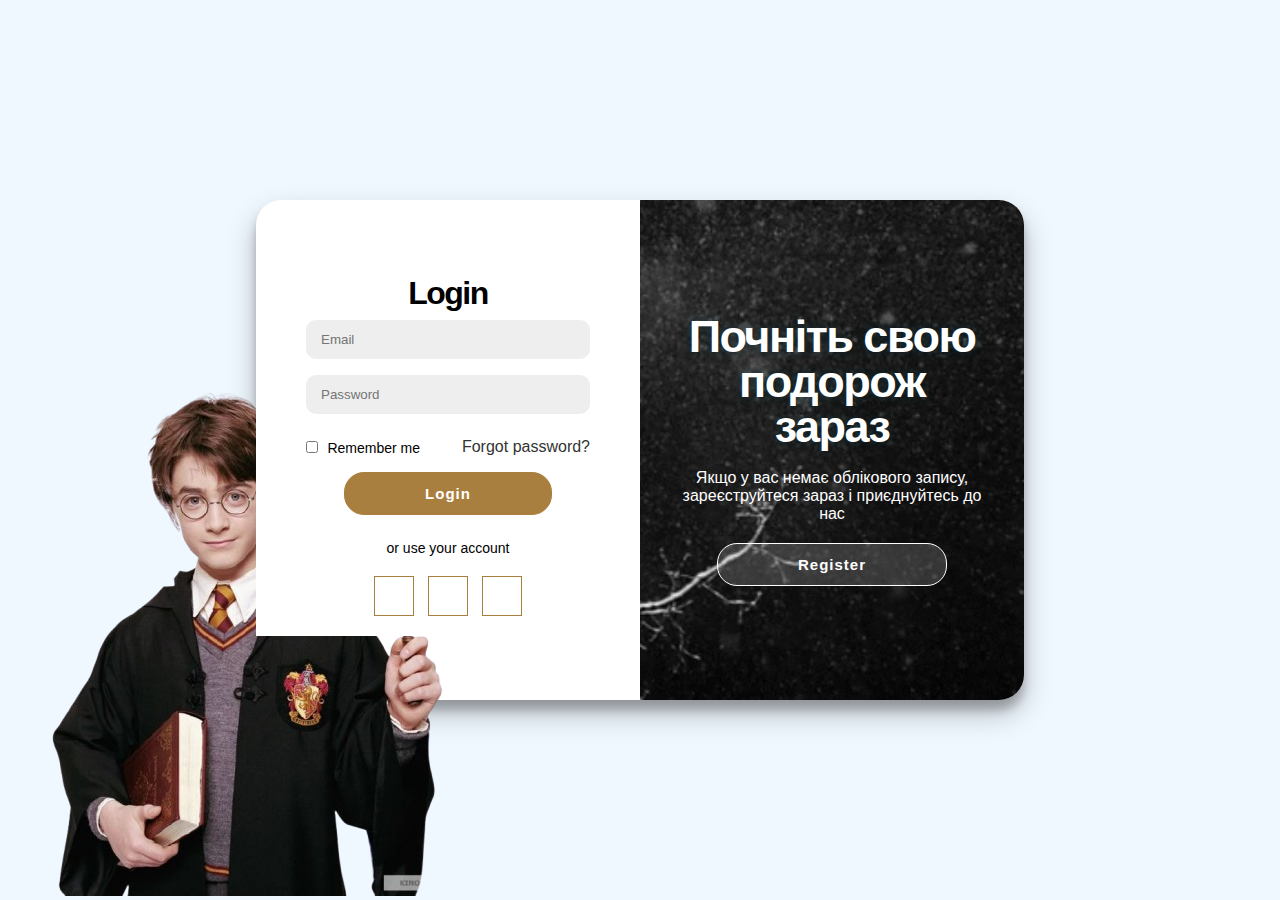
<file: register.html>
<!DOCTYPE html>
<html lang="en">
<head>
    <meta charset="UTF-8" />
    <meta name="viewport" content="width=device-width, initial-scale=1.0" />
    <title>WizardWeb | Sing Up</title>
    <link rel="stylesheet" href="css/register.css">
    <link rel="icon" href="img/logo.png">
    <link href="https://cdn.lineicons.com/4.0/lineicons.css" rel="stylesheet" />
</head>
  <body>
    <div class="container" id="container">
      <div class="form-container register-container">
        <form action="#">
          <h1>Register</h1>
          <input type="text" placeholder="Name" required>
          <input type="email" placeholder="Email" required>
          <input type="password" placeholder="Password" required>
          <button type="button" onclick="window.location.href='index.html'">Register</button>
          <span>or use your account</span>
          <div class="social-container">
            <a href="#" class="social"><i class="lni lni-facebook-fill"></i></a>
            <a href="#" class="social"><i class="lni lni-google"></i></a>
            <a href="#" class="social"><i class="lni lni-linkedin-original"></i></a>
          </div>
        </form>
      </div>

      <div class="form-container login-container">
        <form action="#">
          <h1>Login</h1>
          <input type="email" placeholder="Email" required>
          <input type="password" placeholder="Password" required>
          <div class="content">
            <div class="checkbox">
              <input type="checkbox" id="checkbox">
              <label>Remember me</label>
            </div>
            <div class="pass-link">
              <a href="#">Forgot password?</a>
            </div>
          </div>
          <button type="button" onclick="window.location.href='index.html'">Login</button>
          <span>or use your account</span>
          <div class="social-container">
            <a href="#" class="social"><i class="lni lni-facebook-fill"></i></a>
            <a href="#" class="social"><i class="lni lni-google"></i></a>
            <a href="#" class="social"><i class="lni lni-linkedin-original"></i></a>
          </div>
        </form>
      </div>

      <div class="overlay-container">
        <div class="overlay">
          <div class="overlay-panel overlay-left">
            <h1 class="title">Привіт<br>Друзі</h1>
            <p>Якщо у вас є обліковий запис, увійдіть тут і отримуйте задоволення</p>
            <button class="ghost" id="login">Login <i class="lni lni-arrow-left"></i></button>
          </div>
          <div class="overlay-panel overlay-right">
            <h1 class="title">Почніть свою<br>подорож зараз</h1>
            <p>Якщо у вас немає облікового запису, зареєструйтеся зараз і приєднуйтесь до нас</p>
            <button class="ghost" id="register">Register <i class="lni lni-arrow-right"></i></button>
          </div>
        </div>
      </div>
    </div>
    <div class="img-HarryPoter">
      <img src="img/Harry Potter.png" alt="">
      <div class="comment" id="harry-comment">
        <p>Ласкаво просимо до Гоґвортсу!</p>
      </div>
    </div>

    <audio id="bg-music" autoplay loop>
      <source src="music/bg.mp3" type="audio/mpeg">
    </audio>

    <script src="js/register.js"></script>
  </body>
</html>
</file>
<file: css/register.css>
/* Додав адаптацію */

*{
    box-sizing: border-box;
    margin: 0;
    padding: 0;
}

body {
    display: flex;
    justify-content: center;
    align-items: center;
    flex-direction: column;
    background-color: aliceblue;
    overflow: hidden;
    height: 100vh;
    font-family: Arial, sans-serif;
}

h1 {
    font-weight: 700;
    letter-spacing: -1.5px;
    margin-bottom: 15px;
    margin:0;
}

h1.title {
    font-size: 45px;
    margin:0;
    line-height: 45px;
    text-shadow: 0 0 10px rgba(16, 64, 74, 0.5);
}

span{
    font-size: 14px;
    margin-top:25px ;
}

a {
    color: #333;
    text-decoration: none;
    margin: 15px 0;
    transition: 0.3s ease-in-out;
}


.comment{
    position: absolute;
    bottom: 480px;
    left: 330px;
    color: #000;
    background-color: rgba(255, 255, 255, 0.7);
    padding: 15px 10px;
    border-radius: 8px;
    font-size: 18px;
    white-space: nowrap;
    display: none;
}


.img-HarryPoter{
    position: absolute;
    left: 0;
    bottom: 0;
    animation: flyIn 2s ease-out forwards;
}


@keyframes flyIn {
    from {
        left: -200px;
        bottom: 0;
    }
    to {
        left: 10%;
        bottom: 20%;
        transform: translate(-50%, 50%);
    }
}






a:hover {
    color: #a97f3f;
}

.content {
    display: flex;
    width: 100%;
    height: 50px;
    align-items: center;
    justify-content: space-between;
}

.content-checkbox {
    display: flex;
    align-items: center;
    justify-content: center;
}

.content input {
    accent-color: #333;
    width: 12px;
    height: 12px;
}

.content label {
    font-size: 14px;
    user-select: none;
    padding-left: 5px;
}



button {
    position: relative;
    border-radius: 20px;
    border: 1px solid #a97f3f;
    background-color: #a97f3f;
    color: #fff;
    font-size: 15px;
    font-weight: 700;
    padding: 12px 80px;
    letter-spacing: 1px;
    text-transform: capitalize;
    transition: 0.3s ease-in-out;
    cursor: pointer;
}

button:hover {
    letter-spacing: 3px;
}

button:active {
    transform: scale(0.95);
}

button:focus {
    outline: none;
}

button.ghost {
    background-color: rgba(225, 225, 225, 0.2);
    border: 1px solid #fff;
    color: #fff;
}

button.ghost i {
    position: absolute;
    opacity: 0;
    transition: 0.3s ease-in-out;
}

button.ghost i.register {
    right: 60px;
}

button.ghost i.login {
    left: 60px;
}

button.ghost:hover i.register {
    right: 40px;
    opacity: 1;
}

button.ghost:hover i.login {
    left: 40px;
    opacity: 1;
}

form {
    background-color: #fff;
    display: flex;
    align-items: center;
    justify-content: center;
    flex-direction: column;
    padding: 0 50px;
    text-align: center;
    height: 100%;
}

input {
    background-color: #eee;
    border-radius: 10px;
    border: none;
    padding: 12px 15px;
    margin: 8px 0;
    width: 100%;
}

.container {
    background-color: #fff;
    border-radius: 25px;
    box-shadow: 0 14px 28px rgba(0, 0, 0, 0.25), 0 10px 10px rgba(0, 0, 0, 0.22);
    position: relative;
    overflow: hidden;
    width: 768px;
    max-width: 100%;
    min-height:500px;
}

.form-container {
    position: absolute;
    top: 15%;
    height: auto;
    transition: all 0.6s ease-in-out;
}

.login-container {
    left:0;
    width: 50%;
    z-index:2;
}

.container.right-panel-active .login-container {
    transform: translateX(100%);
}

.register-container {
    left: 0;
    width: 50%;
    opacity: 0;
    z-index: 1;
}

.container.right-panel-active .register-container {
    transform: translateX(100%);
    opacity: 1;
    z-index: 5;
}



.overlay-container {
    position: absolute;
    top: 0;
    left: 50%;
    width: 50%;
    height: 100%;
    overflow: hidden;
    transition: transform 0.6s ease-in-out;
    z-index: 10;
}

.container.right-panel-active .overlay-container {
    transform: translateX(-100%);
}

.overlay {
    background-image: url(../img/bg.gif);
    background-repeat: no-repeat;
    background-size: cover;
    background-position: 0 0;
    color: #fff;
    position: relative;
    left: -100%;
    height: 100%;
    width: 200%;
    transform: translateX(0);
    transition: transform 0.6s ease-in-out;
}



.container.right-panel-active .overlay {
    transform: translateX(50%);
}

.overlay-panel {
    position: absolute;
    display: flex;
    align-items: center;
    justify-content: center;
    flex-direction: column;
    padding: 20px 40px;
    text-align: center;
    top: 0;
    height: 100%;
    width: 50%;
    gap: 20px;
    transform: translateX(0);
    transition: transform 0.6s ease-in-out;
}

.overlay-left {
    transform: translateX(-20%);
}

.container.right-panel-active .overlay-left {
    transform: translateX(0);
}

.overlay-right {
    right: 0;
    transform: translateX(0);
}

.container.right-panel-active .overlay-right {
    transform: translateX(20%);
}

.social-container {
    margin: 20px 0;
}

.social-container a {
    border: 1px solid #a97f3f;
    border: 50%;
    display: inline-flex;
    justify-content: center;
    align-items: center;
    margin: 0 5px;
    height: 40px;
    width: 40px;
    transition: 0.3s ease-in-out;
}

.social-container a:hover {
    border: 1px solid #a97f3f;
    background-color: #a97f3f;
    color: white;
}




@media (max-width: 320px) {
    .social-container{
        display: none;
    }
    .pass-link{
        display: none;
    }
}

@media (max-width: 375px) {
    .social-container{
        display: none;
    }
    .pass-link{
        display: none;
    }
}
  
@media (max-width: 425px) {
    .social-container{
        display: none;
    }
    .pass-link{
        display: none;
    }
    button.ghost {
        font-size: 12px;  
        padding: 12px 30px;   
    }
    button {
        font-size: 12px;  
        padding: 12px 30px;   
    }
}
</file>
